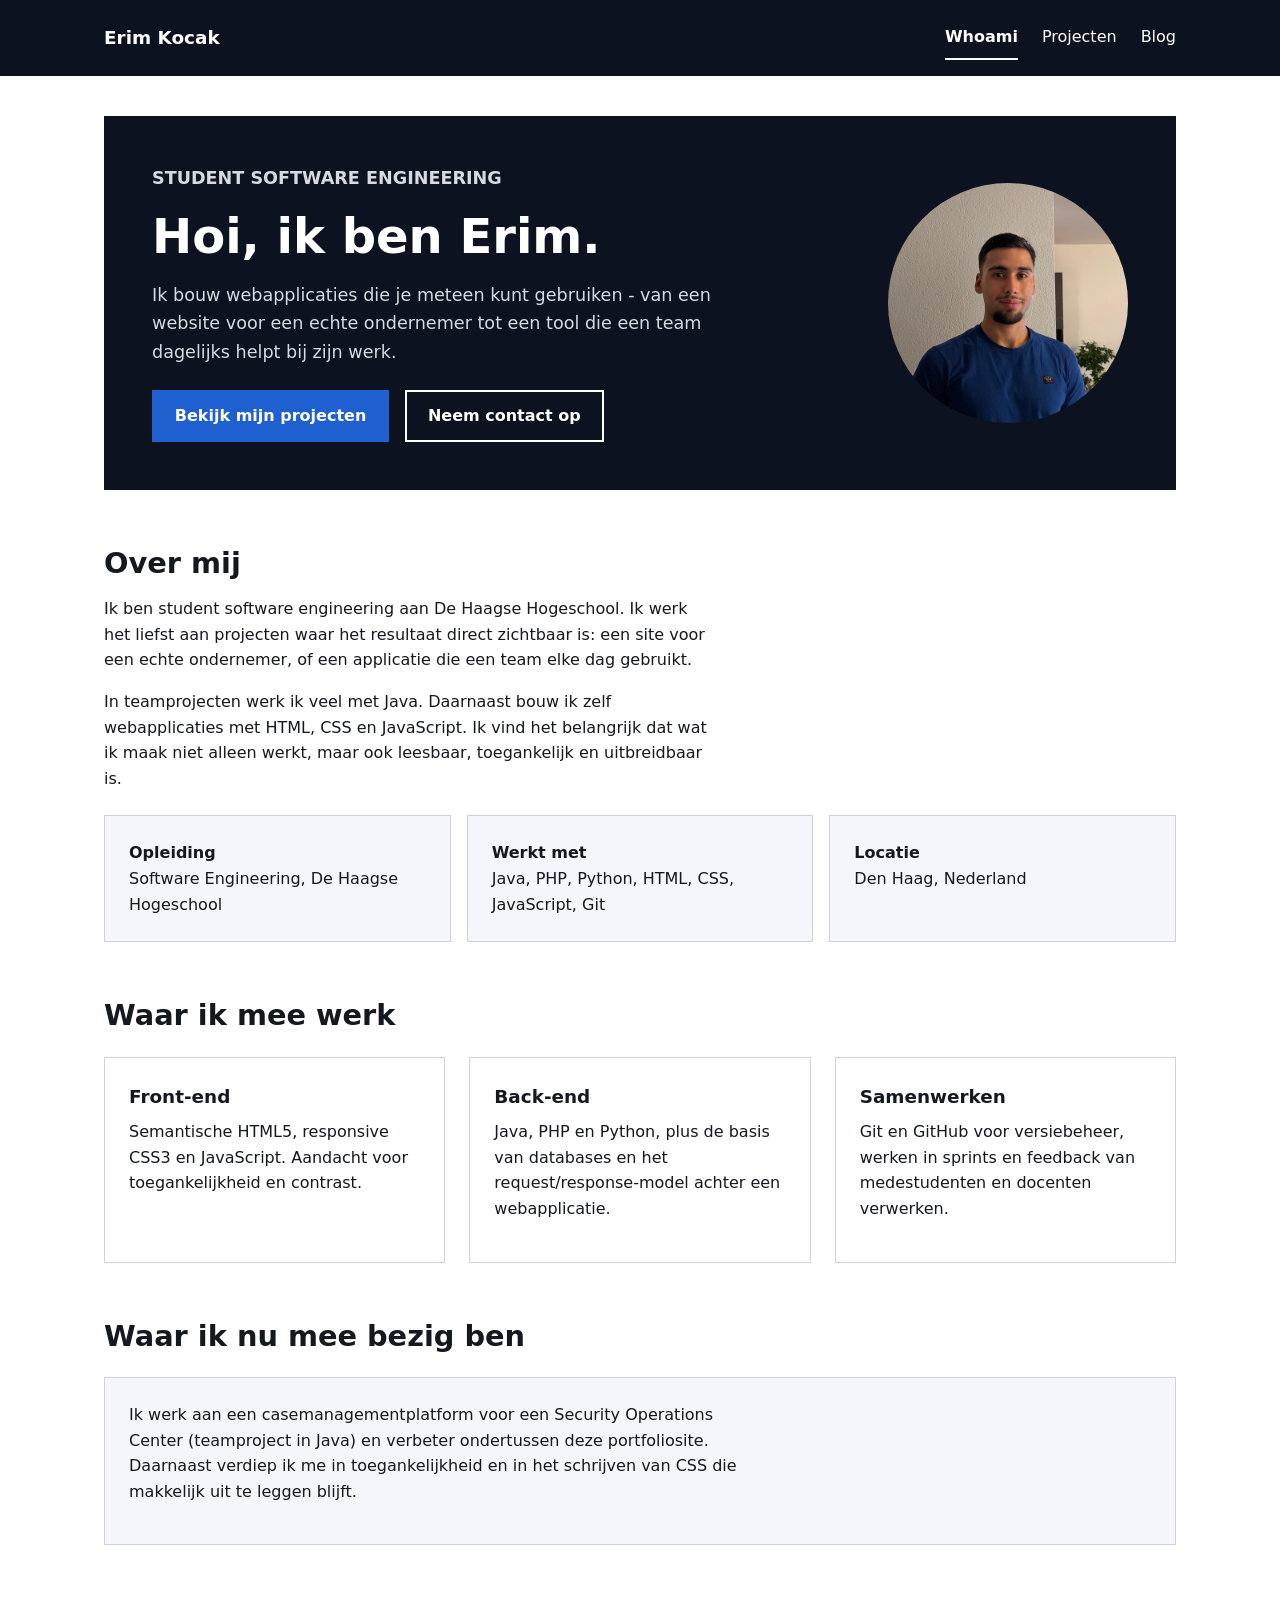
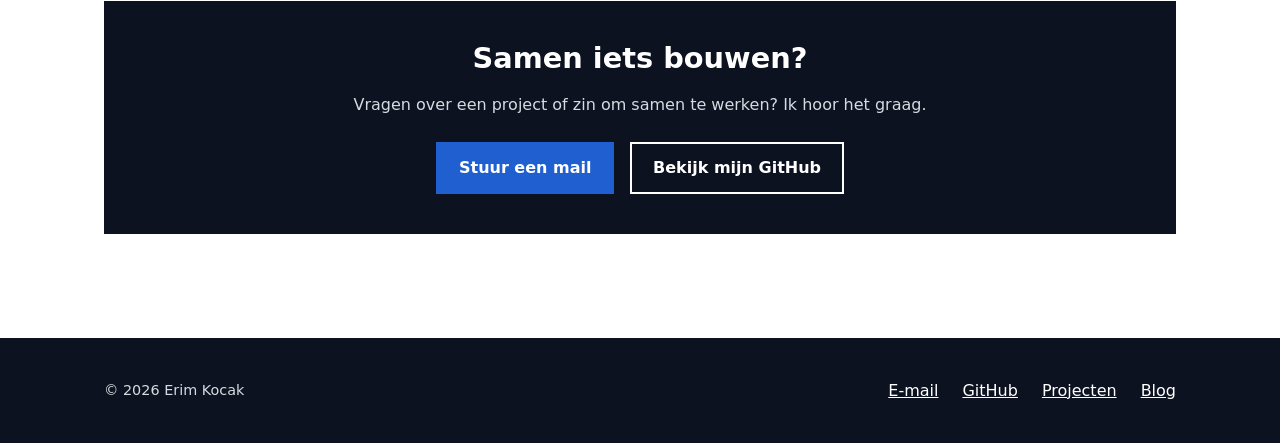
<file: index.html>
<!DOCTYPE html>
<html lang="nl">
<head>
    <meta charset="UTF-8">
    <meta name="viewport" content="width=device-width, initial-scale=1.0">
    <title>Whoami - Erim Kocak</title>
    <meta name="description" content="Portfolio van Erim Kocak, student software engineering. Wie ik ben, wat ik bouw en waar ik over schrijf.">
    <link rel="stylesheet" href="css/style.css">
</head>
<body>
    <header class="site-header">
        <div class="site-header__inner">
            <p class="site-logo"><a href="index.html">Erim Kocak</a></p>

            <nav class="site-nav" aria-label="Hoofdnavigatie">
                <ul>
                    <li><a href="index.html" aria-current="page">Whoami</a></li>
                    <li><a href="projecten/index.html">Projecten</a></li>
                    <li><a href="blog/index.html">Blog</a></li>
                </ul>
            </nav>
        </div>
    </header>

    <main>
        <section class="hero">
            <img class="hero__foto" src="images/profielfoto.jpg"
                 alt="Portretfoto van Erim Kocak" width="600" height="600">

            <div class="hero__tekst">
                <p class="hero__rol">Student software engineering</p>
                <h1>Hoi, ik ben Erim.</h1>
                <p>
                    Ik bouw webapplicaties die je meteen kunt gebruiken - van een website voor een
                    echte ondernemer tot een tool die een team dagelijks helpt bij zijn werk.
                </p>

                <div class="knoppen">
                    <a class="knop knop--primair" href="projecten/index.html">Bekijk mijn projecten</a>
                    <a class="knop knop--secundair" href="mailto:erimardakocak@gmail.com">Neem contact op</a>
                </div>
            </div>
        </section>

        <section>
            <h2>Over mij</h2>
            <p>
                Ik ben student software engineering aan De Haagse Hogeschool. Ik werk het liefst
                aan projecten waar het resultaat direct zichtbaar is: een site voor een echte
                ondernemer, of een applicatie die een team elke dag gebruikt.
            </p>
            <p>
                In teamprojecten werk ik veel met Java. Daarnaast bouw ik zelf webapplicaties met
                HTML, CSS en JavaScript. Ik vind het belangrijk dat wat ik maak niet alleen werkt,
                maar ook leesbaar, toegankelijk en uitbreidbaar is.
            </p>

            <ul class="feiten">
                <li><strong>Opleiding</strong><br>Software Engineering, De Haagse Hogeschool</li>
                <li><strong>Werkt met</strong><br>Java, PHP, Python, HTML, CSS, JavaScript, Git</li>
                <li><strong>Locatie</strong><br>Den Haag, Nederland</li>
            </ul>
        </section>

        <section>
            <h2>Waar ik mee werk</h2>

            <ul class="kaarten">
                <li class="kaart">
                    <h3>Front-end</h3>
                    <p>Semantische HTML5, responsive CSS3 en JavaScript. Aandacht voor toegankelijkheid en contrast.</p>
                </li>
                <li class="kaart">
                    <h3>Back-end</h3>
                    <p>Java, PHP en Python, plus de basis van databases en het request/response-model achter een webapplicatie.</p>
                </li>
                <li class="kaart">
                    <h3>Samenwerken</h3>
                    <p>Git en GitHub voor versiebeheer, werken in sprints en feedback van medestudenten en docenten verwerken.</p>
                </li>
            </ul>
        </section>

        <section>
            <h2>Waar ik nu mee bezig ben</h2>
            <div class="nu">
                <p>
                    Ik werk aan een casemanagementplatform voor een Security Operations Center
                    (teamproject in Java) en verbeter ondertussen deze portfoliosite. Daarnaast
                    verdiep ik me in toegankelijkheid en in het schrijven van CSS die makkelijk
                    uit te leggen blijft.
                </p>
            </div>
        </section>

        <section class="cta">
            <h2>Samen iets bouwen?</h2>
            <p>Vragen over een project of zin om samen te werken? Ik hoor het graag.</p>
            <div class="knoppen">
                <a class="knop knop--primair" href="mailto:erimardakocak@gmail.com">Stuur een mail</a>
                <a class="knop knop--secundair" href="https://github.com/erimprojects">Bekijk mijn GitHub</a>
            </div>
        </section>
    </main>

    <footer class="site-footer">
        <div class="site-footer__inner">
            <p>&copy; 2026 Erim Kocak</p>
            <nav class="site-footer__links" aria-label="Footer">
                <a href="mailto:erimardakocak@gmail.com">E-mail</a>
                <a href="https://github.com/erimprojects">GitHub</a>
                <a href="projecten/index.html">Projecten</a>
                <a href="blog/index.html">Blog</a>
            </nav>
        </div>
    </footer>
</body>
</html>
</file>
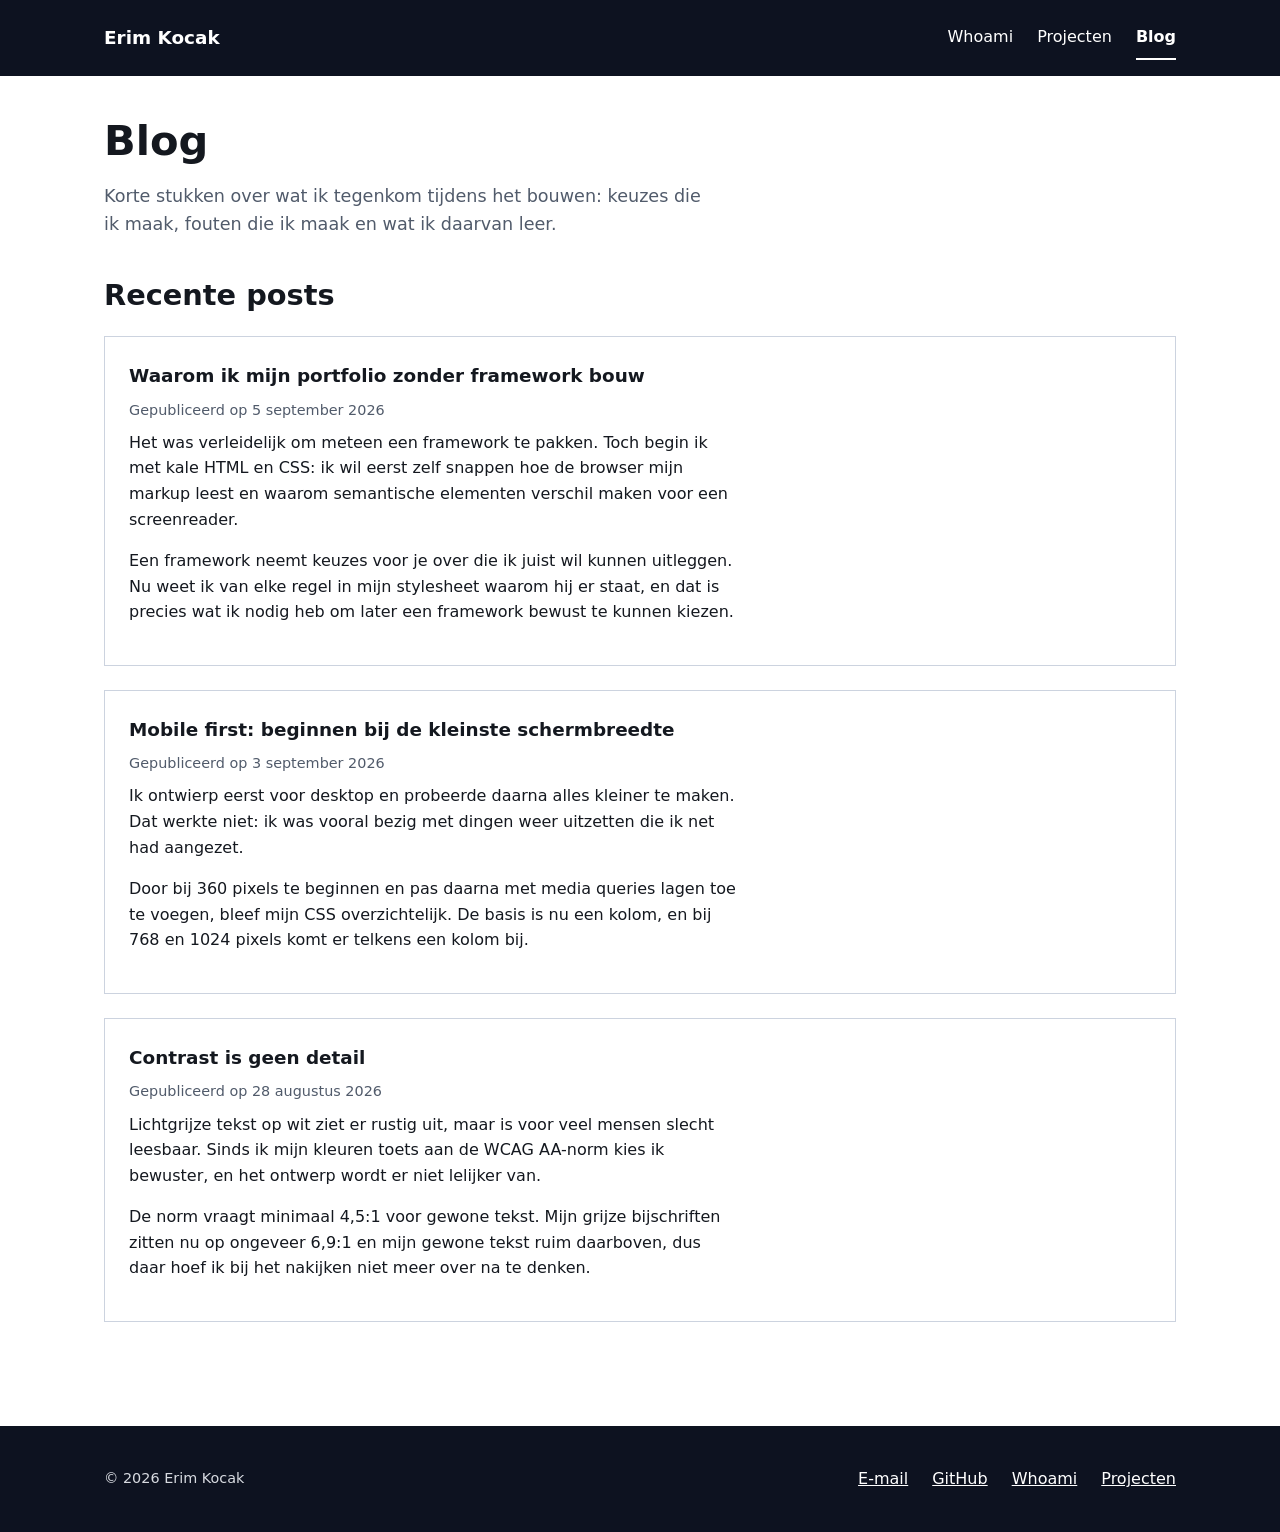
<file: blog/index.html>
<!DOCTYPE html>
<html lang="nl">
<head>
    <meta charset="UTF-8">
    <meta name="viewport" content="width=device-width, initial-scale=1.0">
    <title>Blog - Erim Kocak</title>
    <meta name="description" content="Blog van Erim Kocak over webontwikkeling, toegankelijkheid en wat ik leer tijdens mijn opleiding.">
    <link rel="stylesheet" href="../css/style.css">
</head>
<body>
    <header class="site-header">
        <div class="site-header__inner">
            <p class="site-logo"><a href="../index.html">Erim Kocak</a></p>

            <nav class="site-nav" aria-label="Hoofdnavigatie">
                <ul>
                    <li><a href="../index.html">Whoami</a></li>
                    <li><a href="../projecten/index.html">Projecten</a></li>
                    <li><a href="index.html" aria-current="page">Blog</a></li>
                </ul>
            </nav>
        </div>
    </header>

    <main>
        <h1>Blog</h1>
        <p class="pagina-intro">
            Korte stukken over wat ik tegenkom tijdens het bouwen: keuzes die ik maak, fouten die ik
            maak en wat ik daarvan leer.
        </p>

        <section>
            <h2>Recente posts</h2>

            <ul class="posts">
                <li>
                    <article class="post">
                        <h3>Waarom ik mijn portfolio zonder framework bouw</h3>
                        <p class="post__meta">
                            Gepubliceerd op <time datetime="2026-09-05">5 september 2026</time>
                        </p>
                        <p>
                            Het was verleidelijk om meteen een framework te pakken. Toch begin ik met kale
                            HTML en CSS: ik wil eerst zelf snappen hoe de browser mijn markup leest en
                            waarom semantische elementen verschil maken voor een screenreader.
                        </p>
                        <p>
                            Een framework neemt keuzes voor je over die ik juist wil kunnen uitleggen. Nu
                            weet ik van elke regel in mijn stylesheet waarom hij er staat, en dat is precies
                            wat ik nodig heb om later een framework bewust te kunnen kiezen.
                        </p>
                    </article>
                </li>

                <li>
                    <article class="post">
                        <h3>Mobile first: beginnen bij de kleinste schermbreedte</h3>
                        <p class="post__meta">
                            Gepubliceerd op <time datetime="2026-09-03">3 september 2026</time>
                        </p>
                        <p>
                            Ik ontwierp eerst voor desktop en probeerde daarna alles kleiner te maken. Dat
                            werkte niet: ik was vooral bezig met dingen weer uitzetten die ik net had aangezet.
                        </p>
                        <p>
                            Door bij 360 pixels te beginnen en pas daarna met media queries lagen toe te
                            voegen, bleef mijn CSS overzichtelijk. De basis is nu een kolom, en bij 768 en
                            1024 pixels komt er telkens een kolom bij.
                        </p>
                    </article>
                </li>

                <li>
                    <article class="post">
                        <h3>Contrast is geen detail</h3>
                        <p class="post__meta">
                            Gepubliceerd op <time datetime="2026-08-28">28 augustus 2026</time>
                        </p>
                        <p>
                            Lichtgrijze tekst op wit ziet er rustig uit, maar is voor veel mensen slecht
                            leesbaar. Sinds ik mijn kleuren toets aan de WCAG AA-norm kies ik bewuster, en
                            het ontwerp wordt er niet lelijker van.
                        </p>
                        <p>
                            De norm vraagt minimaal 4,5:1 voor gewone tekst. Mijn grijze bijschriften zitten
                            nu op ongeveer 6,9:1 en mijn gewone tekst ruim daarboven, dus daar hoef ik bij
                            het nakijken niet meer over na te denken.
                        </p>
                    </article>
                </li>
            </ul>
        </section>
    </main>

    <footer class="site-footer">
        <div class="site-footer__inner">
            <p>&copy; 2026 Erim Kocak</p>
            <nav class="site-footer__links" aria-label="Footer">
                <a href="mailto:erimardakocak@gmail.com">E-mail</a>
                <a href="https://github.com/erimprojects">GitHub</a>
                <a href="../index.html">Whoami</a>
                <a href="../projecten/index.html">Projecten</a>
            </nav>
        </div>
    </footer>
</body>
</html>
</file>
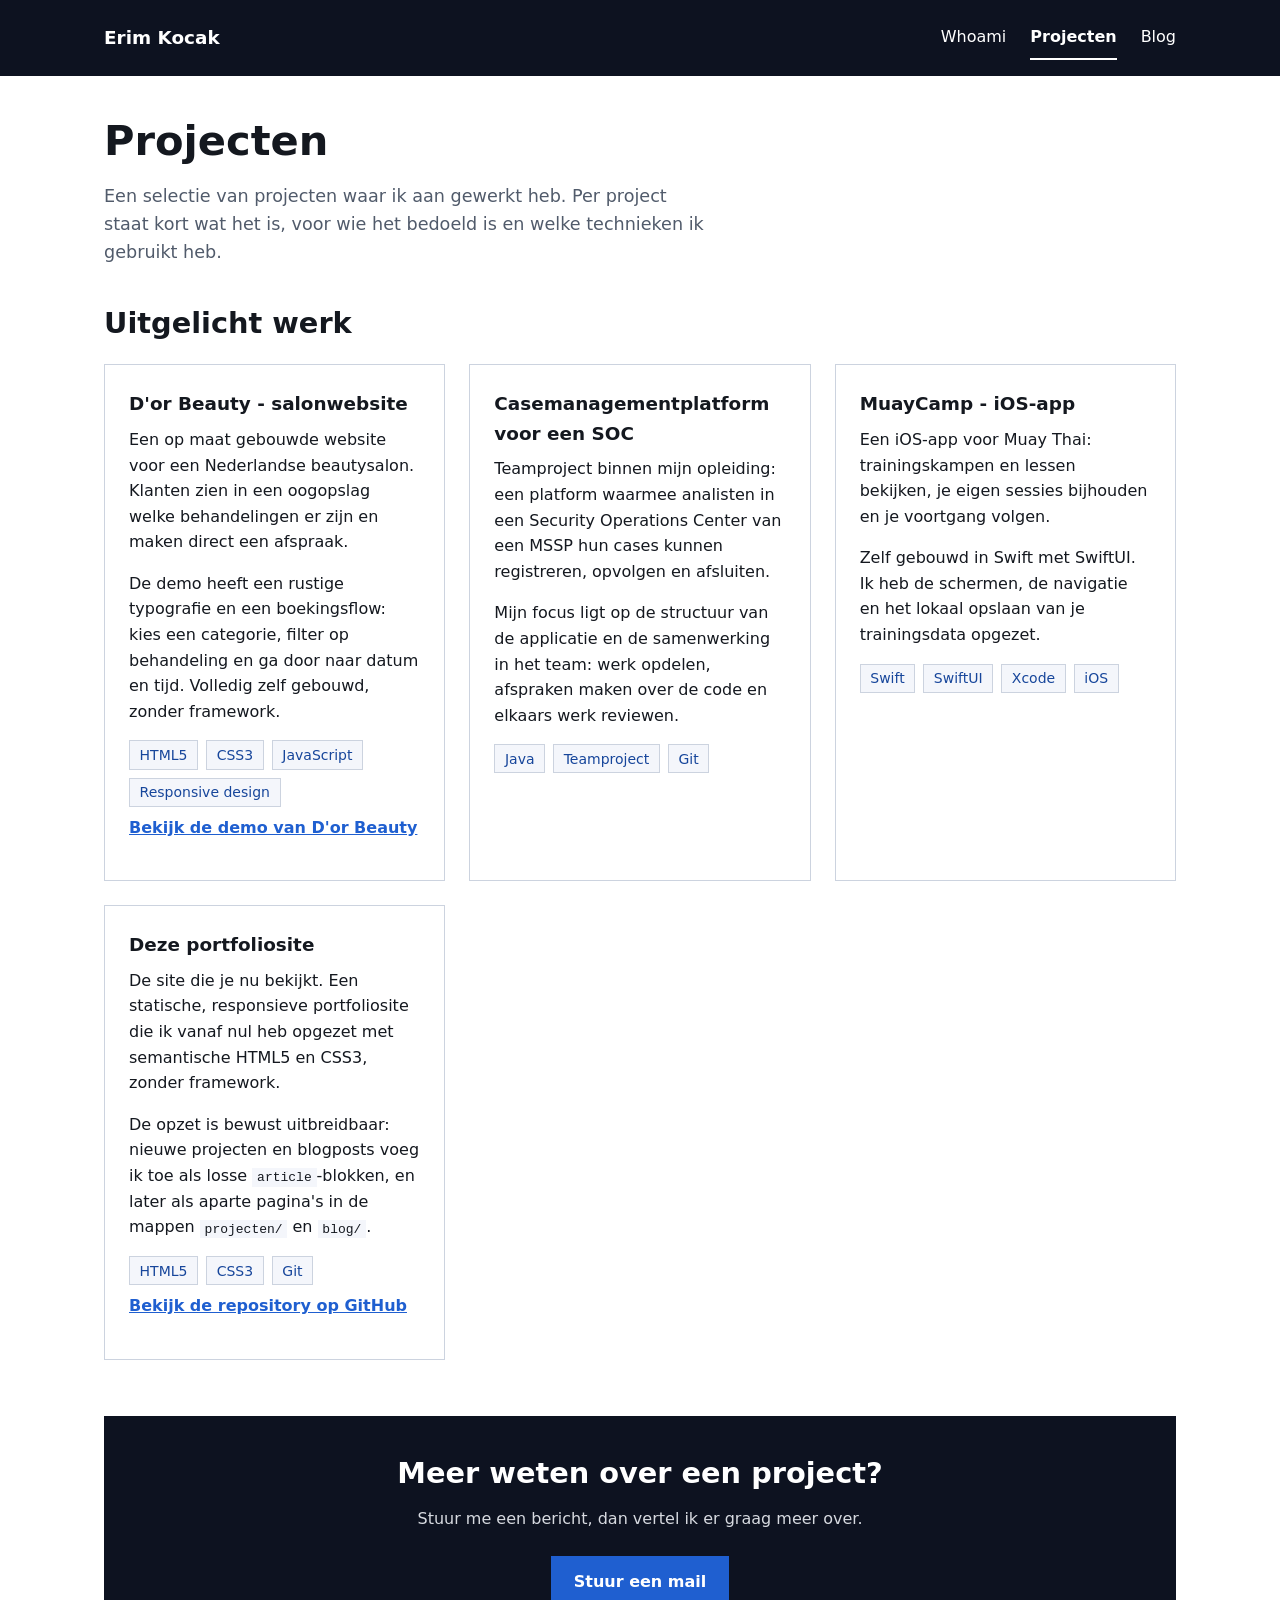
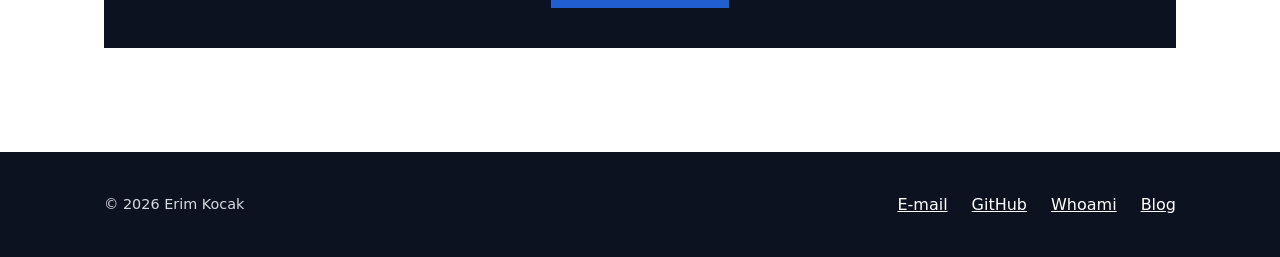
<file: projecten/index.html>
<!DOCTYPE html>
<html lang="nl">
<head>
    <meta charset="UTF-8">
    <meta name="viewport" content="width=device-width, initial-scale=1.0">
    <title>Projecten - Erim Kocak</title>
    <meta name="description" content="Overzicht van projecten van Erim Kocak: een salonwebsite, een SOC-casemanagementplatform, de MuayCamp iOS-app en deze portfoliosite.">
    <link rel="stylesheet" href="../css/style.css">
</head>
<body>
    <header class="site-header">
        <div class="site-header__inner">
            <p class="site-logo"><a href="../index.html">Erim Kocak</a></p>

            <nav class="site-nav" aria-label="Hoofdnavigatie">
                <ul>
                    <li><a href="../index.html">Whoami</a></li>
                    <li><a href="index.html" aria-current="page">Projecten</a></li>
                    <li><a href="../blog/index.html">Blog</a></li>
                </ul>
            </nav>
        </div>
    </header>

    <main>
        <h1>Projecten</h1>
        <p class="pagina-intro">
            Een selectie van projecten waar ik aan gewerkt heb. Per project staat kort wat het is,
            voor wie het bedoeld is en welke technieken ik gebruikt heb.
        </p>

        <section>
            <h2>Uitgelicht werk</h2>

            <ul class="kaarten">
                <li>
                    <article class="kaart">
                        <h3>D'or Beauty - salonwebsite</h3>
                        <p>
                            Een op maat gebouwde website voor een Nederlandse beautysalon. Klanten zien in
                            een oogopslag welke behandelingen er zijn en maken direct een afspraak.
                        </p>
                        <p>
                            De demo heeft een rustige typografie en een boekingsflow: kies een categorie,
                            filter op behandeling en ga door naar datum en tijd. Volledig zelf gebouwd,
                            zonder framework.
                        </p>
                        <ul class="technieken">
                            <li>HTML5</li>
                            <li>CSS3</li>
                            <li>JavaScript</li>
                            <li>Responsive design</li>
                        </ul>
                        <p><a class="kaart__link" href="dor-beauty.html">Bekijk de demo van D'or Beauty</a></p>
                    </article>
                </li>

                <li>
                    <article class="kaart">
                        <h3>Casemanagementplatform voor een SOC</h3>
                        <p>
                            Teamproject binnen mijn opleiding: een platform waarmee analisten in een
                            Security Operations Center van een MSSP hun cases kunnen registreren, opvolgen
                            en afsluiten.
                        </p>
                        <p>
                            Mijn focus ligt op de structuur van de applicatie en de samenwerking in het team:
                            werk opdelen, afspraken maken over de code en elkaars werk reviewen.
                        </p>
                        <ul class="technieken">
                            <li>Java</li>
                            <li>Teamproject</li>
                            <li>Git</li>
                        </ul>
                    </article>
                </li>

                <li>
                    <article class="kaart">
                        <h3>MuayCamp - iOS-app</h3>
                        <p>
                            Een iOS-app voor Muay Thai: trainingskampen en lessen bekijken, je eigen
                            sessies bijhouden en je voortgang volgen.
                        </p>
                        <p>
                            Zelf gebouwd in Swift met SwiftUI. Ik heb de schermen, de navigatie en het
                            lokaal opslaan van je trainingsdata opgezet.
                        </p>
                        <ul class="technieken">
                            <li>Swift</li>
                            <li>SwiftUI</li>
                            <li>Xcode</li>
                            <li>iOS</li>
                        </ul>
                    </article>
                </li>

                <li>
                    <article class="kaart">
                        <h3>Deze portfoliosite</h3>
                        <p>
                            De site die je nu bekijkt. Een statische, responsieve portfoliosite die ik vanaf
                            nul heb opgezet met semantische HTML5 en CSS3, zonder framework.
                        </p>
                        <p>
                            De opzet is bewust uitbreidbaar: nieuwe projecten en blogposts voeg ik toe als
                            losse <code>article</code>-blokken, en later als aparte pagina's in de mappen
                            <code>projecten/</code> en <code>blog/</code>.
                        </p>
                        <ul class="technieken">
                            <li>HTML5</li>
                            <li>CSS3</li>
                            <li>Git</li>
                        </ul>
                        <p><a class="kaart__link" href="https://github.com/erimprojects/portfolio-site">Bekijk de repository op GitHub</a></p>
                    </article>
                </li>
            </ul>
        </section>

        <section class="cta">
            <h2>Meer weten over een project?</h2>
            <p>Stuur me een bericht, dan vertel ik er graag meer over.</p>
            <div class="knoppen">
                <a class="knop knop--primair" href="mailto:erimardakocak@gmail.com">Stuur een mail</a>
            </div>
        </section>
    </main>

    <footer class="site-footer">
        <div class="site-footer__inner">
            <p>&copy; 2026 Erim Kocak</p>
            <nav class="site-footer__links" aria-label="Footer">
                <a href="mailto:erimardakocak@gmail.com">E-mail</a>
                <a href="https://github.com/erimprojects">GitHub</a>
                <a href="../index.html">Whoami</a>
                <a href="../blog/index.html">Blog</a>
            </nav>
        </div>
    </footer>
</body>
</html>
</file>
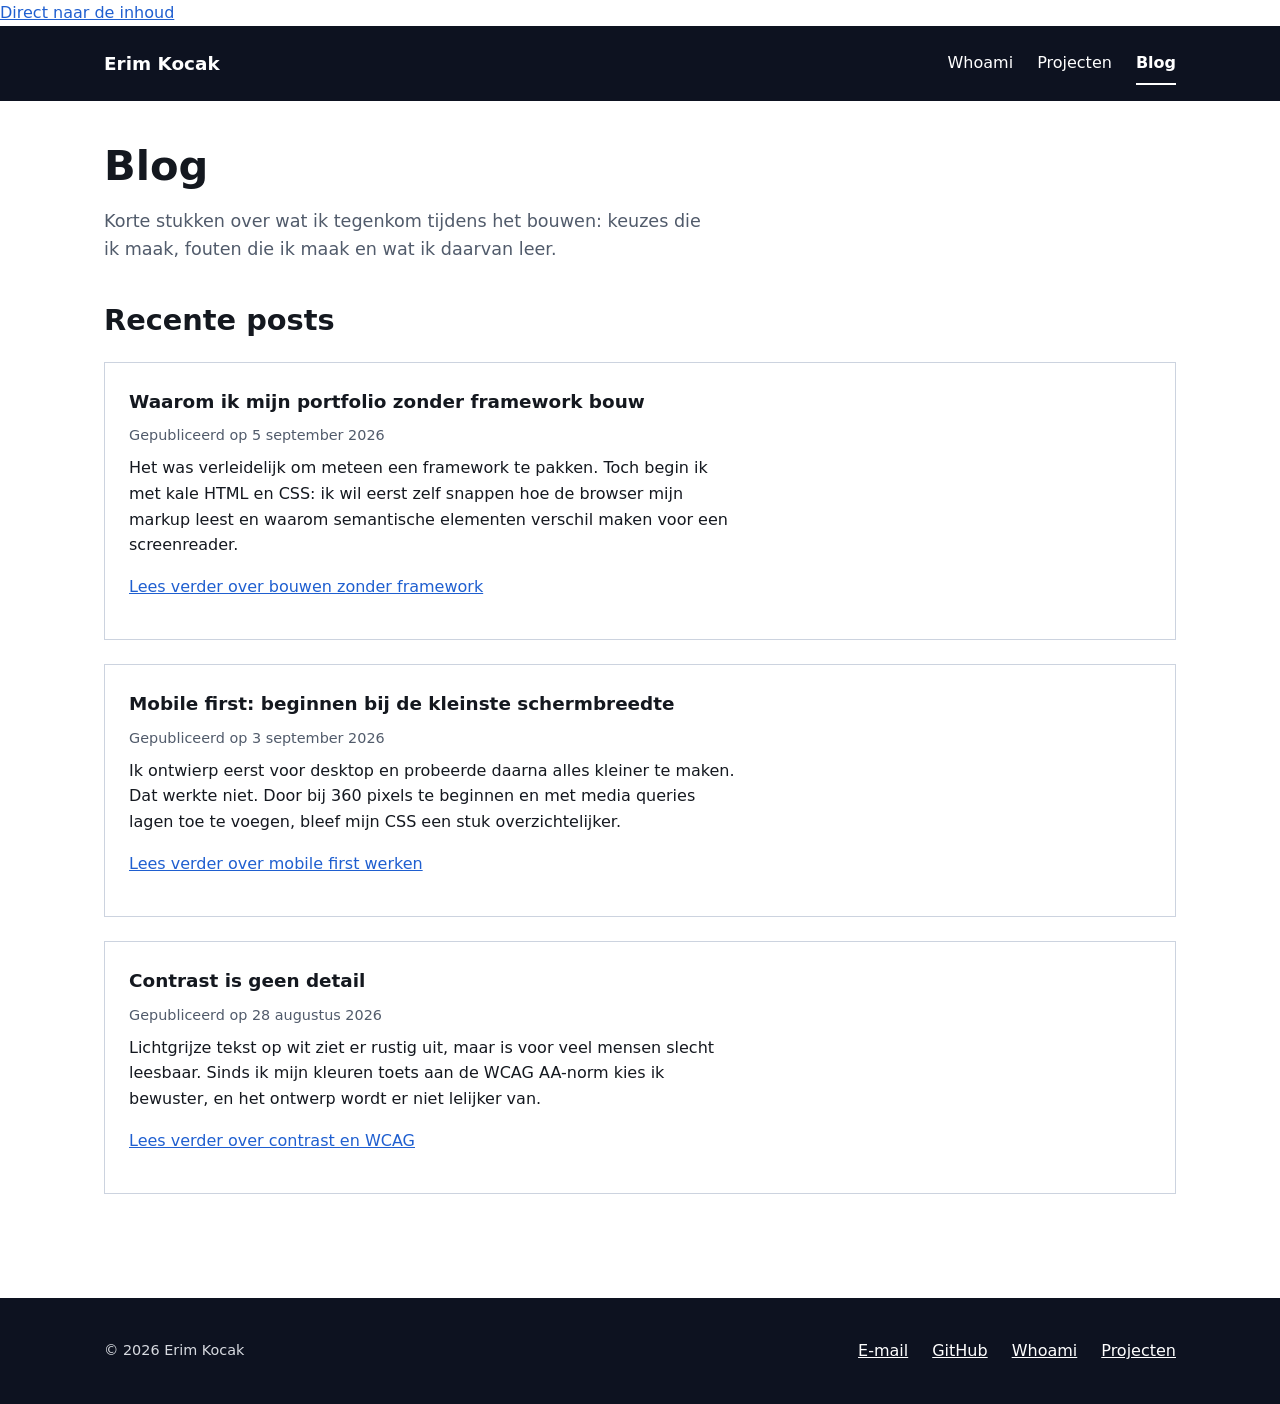
<file: blog.html>
<!DOCTYPE html>
<html lang="nl">
<head>
    <meta charset="UTF-8">
    <meta name="viewport" content="width=device-width, initial-scale=1.0">
    <title>Blog - Erim Kocak</title>
    <meta name="description" content="Blog van Erim Kocak over webontwikkeling, toegankelijkheid en wat ik leer tijdens mijn opleiding.">
    <link rel="stylesheet" href="css/style.css">
</head>
<body>
    <a class="skip-link" href="#hoofdinhoud">Direct naar de inhoud</a>

    <header class="site-header">
        <div class="site-header__inner">
            <p class="site-logo"><a href="index.html">Erim Kocak</a></p>

            <nav class="site-nav" aria-label="Hoofdnavigatie">
                <ul>
                    <li><a href="index.html">Whoami</a></li>
                    <li><a href="projecten.html">Projecten</a></li>
                    <li><a href="blog.html" aria-current="page">Blog</a></li>
                </ul>
            </nav>
        </div>
    </header>

    <main id="hoofdinhoud">
        <h1 class="kop-met-streep">Blog</h1>
        <p class="pagina-intro">
            Korte stukken over wat ik tegenkom tijdens het bouwen: keuzes die ik maak, fouten die ik
            maak en wat ik daarvan leer.
        </p>

        <section aria-labelledby="posts-titel">
            <h2 id="posts-titel" class="kop-met-streep">Recente posts</h2>

            <ul class="posts">
                <li>
                    <article class="post">
                        <h3>Waarom ik mijn portfolio zonder framework bouw</h3>
                        <p class="post__meta">
                            Gepubliceerd op <time datetime="2026-09-05">5 september 2026</time>
                        </p>
                        <p>
                            Het was verleidelijk om meteen een framework te pakken. Toch begin ik met kale
                            HTML en CSS: ik wil eerst zelf snappen hoe de browser mijn markup leest en
                            waarom semantische elementen verschil maken voor een screenreader.
                        </p>
                        <p><a class="post__link" href="#">Lees verder <span class="sr-only">over bouwen zonder framework</span></a></p>
                    </article>
                </li>

                <li>
                    <article class="post">
                        <h3>Mobile first: beginnen bij de kleinste schermbreedte</h3>
                        <p class="post__meta">
                            Gepubliceerd op <time datetime="2026-09-03">3 september 2026</time>
                        </p>
                        <p>
                            Ik ontwierp eerst voor desktop en probeerde daarna alles kleiner te maken. Dat
                            werkte niet. Door bij 360 pixels te beginnen en met media queries lagen toe te
                            voegen, bleef mijn CSS een stuk overzichtelijker.
                        </p>
                        <p><a class="post__link" href="#">Lees verder <span class="sr-only">over mobile first werken</span></a></p>
                    </article>
                </li>

                <li>
                    <article class="post">
                        <h3>Contrast is geen detail</h3>
                        <p class="post__meta">
                            Gepubliceerd op <time datetime="2026-08-28">28 augustus 2026</time>
                        </p>
                        <p>
                            Lichtgrijze tekst op wit ziet er rustig uit, maar is voor veel mensen slecht
                            leesbaar. Sinds ik mijn kleuren toets aan de WCAG AA-norm kies ik bewuster, en
                            het ontwerp wordt er niet lelijker van.
                        </p>
                        <p><a class="post__link" href="#">Lees verder <span class="sr-only">over contrast en WCAG</span></a></p>
                    </article>
                </li>
            </ul>
        </section>
    </main>

    <footer class="site-footer">
        <div class="site-footer__inner">
            <p>&copy; 2026 Erim Kocak</p>
            <nav class="site-footer__links" aria-label="Footer">
                <a href="mailto:erimardakocak@gmail.com">E-mail</a>
                <a href="https://github.com/erimk240">GitHub</a>
                <a href="index.html">Whoami</a>
                <a href="projecten.html">Projecten</a>
            </nav>
        </div>
    </footer>
</body>
</html>
</file>
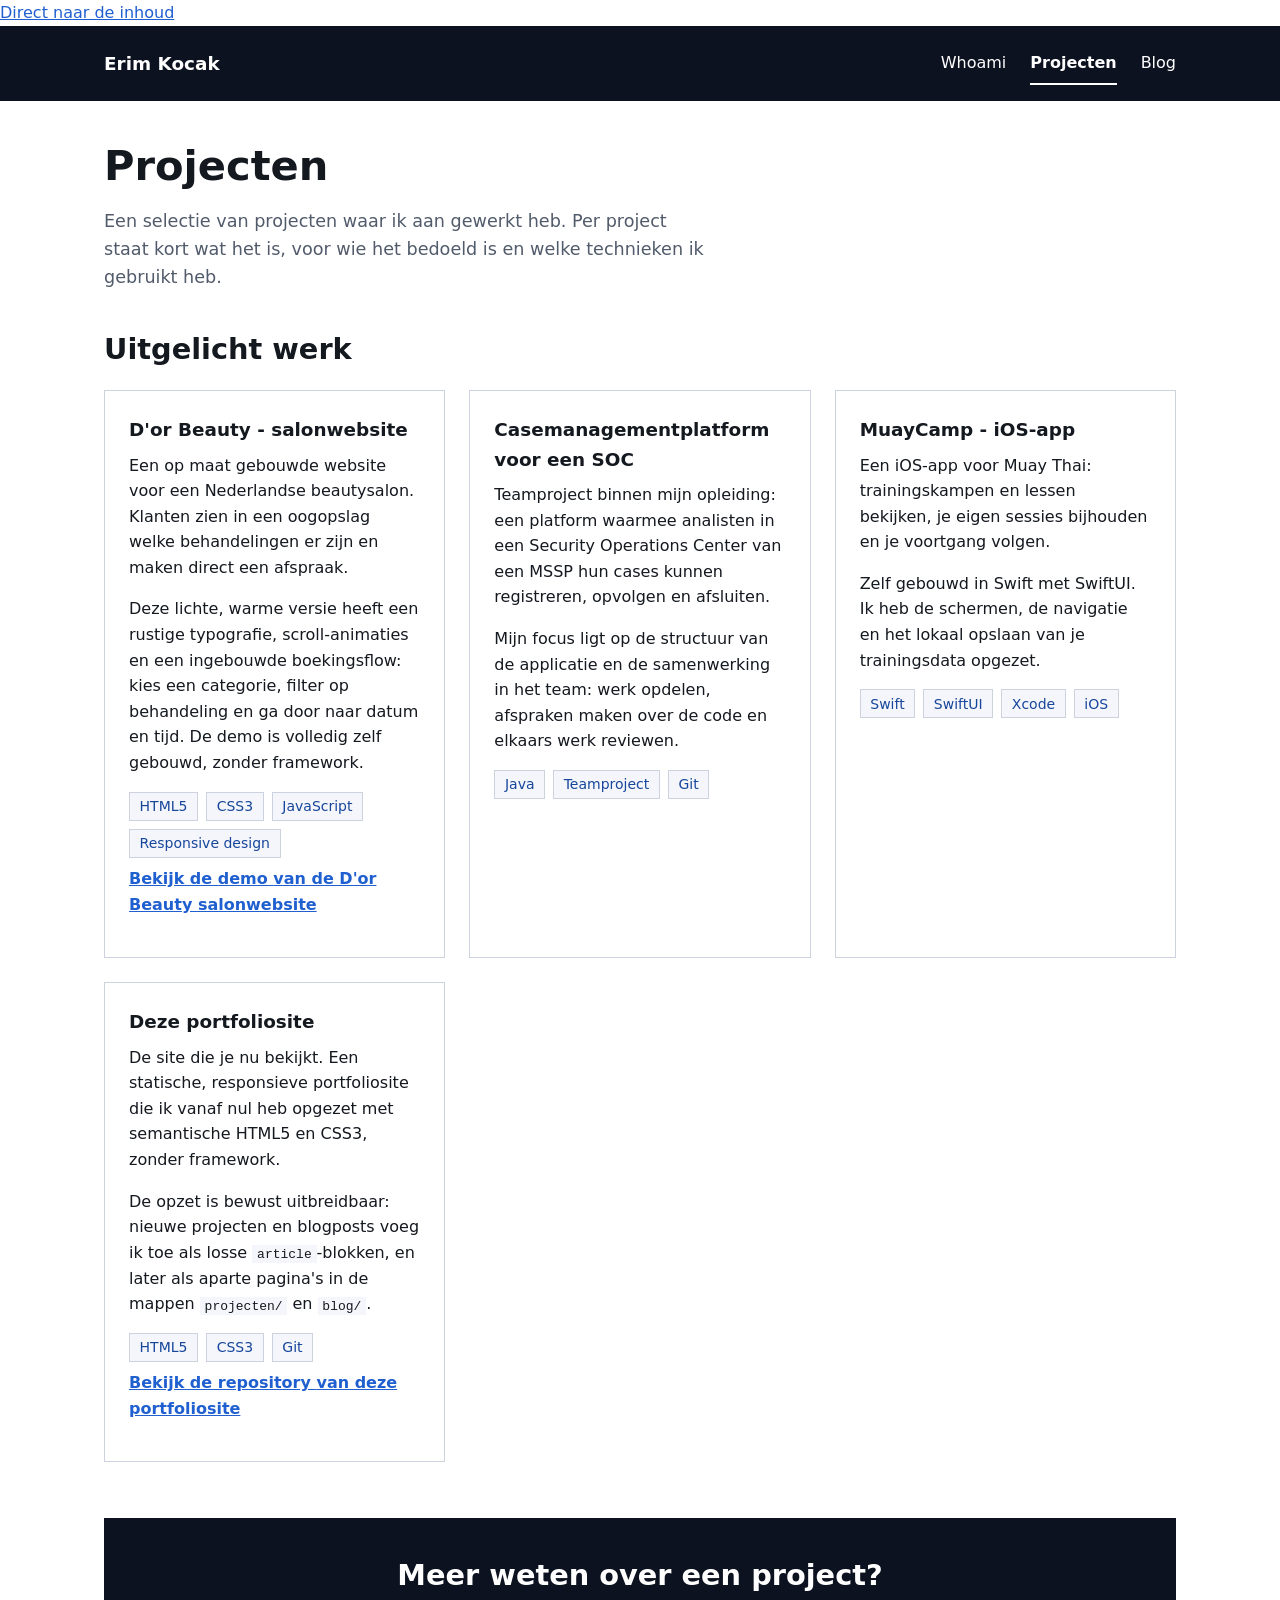
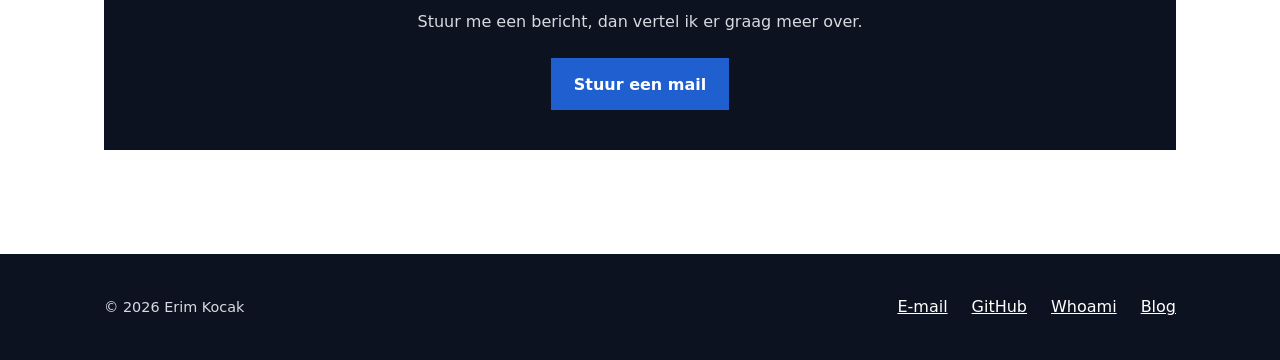
<file: projecten.html>
<!DOCTYPE html>
<html lang="nl">
<head>
    <meta charset="UTF-8">
    <meta name="viewport" content="width=device-width, initial-scale=1.0">
    <title>Projecten - Erim Kocak</title>
    <meta name="description" content="Overzicht van projecten van Erim Kocak: een salonwebsite, een SOC-casemanagementplatform, de MuayCamp iOS-app en deze portfoliosite.">
    <link rel="stylesheet" href="css/style.css">
</head>
<body>
    <a class="skip-link" href="#hoofdinhoud">Direct naar de inhoud</a>

    <header class="site-header">
        <div class="site-header__inner">
            <p class="site-logo"><a href="index.html">Erim Kocak</a></p>

            <nav class="site-nav" aria-label="Hoofdnavigatie">
                <ul>
                    <li><a href="index.html">Whoami</a></li>
                    <li><a href="projecten.html" aria-current="page">Projecten</a></li>
                    <li><a href="blog.html">Blog</a></li>
                </ul>
            </nav>
        </div>
    </header>

    <main id="hoofdinhoud">
        <h1 class="kop-met-streep">Projecten</h1>
        <p class="pagina-intro">
            Een selectie van projecten waar ik aan gewerkt heb. Per project staat kort wat het is,
            voor wie het bedoeld is en welke technieken ik gebruikt heb.
        </p>

        <section aria-labelledby="projecten-titel">
            <h2 id="projecten-titel" class="kop-met-streep">Uitgelicht werk</h2>

            <ul class="kaarten">
                <li>
                    <article class="kaart">
                        <h3>D'or Beauty - salonwebsite</h3>
                        <p>
                            Een op maat gebouwde website voor een Nederlandse beautysalon. Klanten zien in
                            een oogopslag welke behandelingen er zijn en maken direct een afspraak.
                        </p>
                        <p>
                            Deze lichte, warme versie heeft een rustige typografie, scroll-animaties en een
                            ingebouwde boekingsflow: kies een categorie, filter op behandeling en ga door
                            naar datum en tijd. De demo is volledig zelf gebouwd, zonder framework.
                        </p>
                        <ul class="technieken">
                            <li>HTML5</li>
                            <li>CSS3</li>
                            <li>JavaScript</li>
                            <li>Responsive design</li>
                        </ul>
                        <p><a class="kaart__link" href="projecten/dor-beauty.html">Bekijk de demo <span class="sr-only">van de D'or Beauty salonwebsite</span></a></p>
                    </article>
                </li>

                <li>
                    <article class="kaart">
                        <h3>Casemanagementplatform voor een SOC</h3>
                        <p>
                            Teamproject binnen mijn opleiding: een platform waarmee analisten in een
                            Security Operations Center van een MSSP hun cases kunnen registreren, opvolgen
                            en afsluiten.
                        </p>
                        <p>
                            Mijn focus ligt op de structuur van de applicatie en de samenwerking in het team:
                            werk opdelen, afspraken maken over de code en elkaars werk reviewen.
                        </p>
                        <ul class="technieken">
                            <li>Java</li>
                            <li>Teamproject</li>
                            <li>Git</li>
                        </ul>
                    </article>
                </li>

                <li>
                    <article class="kaart">
                        <h3>MuayCamp - iOS-app</h3>
                        <p>
                            Een iOS-app voor Muay Thai: trainingskampen en lessen bekijken, je eigen
                            sessies bijhouden en je voortgang volgen.
                        </p>
                        <p>
                            Zelf gebouwd in Swift met SwiftUI. Ik heb de schermen, de navigatie en het
                            lokaal opslaan van je trainingsdata opgezet.
                        </p>
                        <ul class="technieken">
                            <li>Swift</li>
                            <li>SwiftUI</li>
                            <li>Xcode</li>
                            <li>iOS</li>
                        </ul>
                    </article>
                </li>

                <li>
                    <article class="kaart">
                        <h3>Deze portfoliosite</h3>
                        <p>
                            De site die je nu bekijkt. Een statische, responsieve portfoliosite die ik vanaf
                            nul heb opgezet met semantische HTML5 en CSS3, zonder framework.
                        </p>
                        <p>
                            De opzet is bewust uitbreidbaar: nieuwe projecten en blogposts voeg ik toe als
                            losse <code>article</code>-blokken, en later als aparte pagina's in de mappen
                            <code>projecten/</code> en <code>blog/</code>.
                        </p>
                        <ul class="technieken">
                            <li>HTML5</li>
                            <li>CSS3</li>
                            <li>Git</li>
                        </ul>
                        <p><a class="kaart__link" href="https://github.com/erimk240/portfolio">Bekijk de repository <span class="sr-only">van deze portfoliosite</span></a></p>
                    </article>
                </li>
            </ul>
        </section>

        <section class="cta" aria-labelledby="cta-titel">
            <h2 id="cta-titel">Meer weten over een project?</h2>
            <p>Stuur me een bericht, dan vertel ik er graag meer over.</p>
            <div class="knoppen">
                <a class="knop knop--primair" href="mailto:erimardakocak@gmail.com">Stuur een mail</a>
            </div>
        </section>
    </main>

    <footer class="site-footer">
        <div class="site-footer__inner">
            <p>&copy; 2026 Erim Kocak</p>
            <nav class="site-footer__links" aria-label="Footer">
                <a href="mailto:erimardakocak@gmail.com">E-mail</a>
                <a href="https://github.com/erimk240">GitHub</a>
                <a href="index.html">Whoami</a>
                <a href="blog.html">Blog</a>
            </nav>
        </div>
    </footer>
</body>
</html>
</file>
<file: css/style.css>
* {
    margin: 0;
    padding: 0;
    box-sizing: border-box;
}

body {
    font-family: system-ui, sans-serif;
    line-height: 1.6;
    color: #14181f;
    background-color: #fff;
}

img {
    display: block;
    max-width: 100%;   /* afbeelding wordt nooit breder dan zijn ruimte */
}

h1 {
    font-size: 2.1rem;
    line-height: 1.2;
    margin-bottom: 1rem;
}

h2 {
    font-size: 1.5rem;
    line-height: 1.2;
    margin-bottom: 1rem;
}

h3 {
    font-size: 1.15rem;
    margin-bottom: 0.5rem;
}

p {
    max-width: 38rem;  
    margin-bottom: 1rem;
}

a {
    color: #1f5fd0;
}

a:hover {
    color: #17469b;
}

a:focus-visible {
    outline: 3px solid #1f5fd0;
    outline-offset: 3px;
}

code {
    font-family: monospace;
    background-color: #f4f6fb;
    padding: 0.1rem 0.3rem;
}


.site-header__inner,
main,
.site-footer__inner {
    max-width: 70rem;
    margin-left: auto;
    margin-right: auto;
}

.knop {
    display: inline-block;
    padding: 0.7rem 1.3rem;
    font-weight: 600;
    text-decoration: none;
    border: 2px solid transparent;
}

.knop--primair {
    background-color: #1f5fd0;
    color: #fff;
}

.knop--primair:hover {
    background-color: #17469b;
    color: #fff;
}

.knop--secundair {
    border-color: #fff;
    color: #fff;
}

.knop--secundair:hover {
    background-color: #17469b;
    color: #fff;
}

/* rij met knoppen naast elkaar */
.knoppen {
    display: flex;
    flex-wrap: wrap;
    gap: 1rem;
    margin-top: 1.5rem;
}

/* 3. Header --------------------------------------------------------- */
.site-header {
    background-color: #0d1220;
    color: #fff;
}

.site-header__inner {
    padding: 1rem 1.5rem;
    display: flex;
    flex-direction: column;
    gap: 1rem;
}

.site-logo {
    font-size: 1.15rem;
    font-weight: 700;
    /* de standaardmarge van een <p> weghalen, anders staat het logo
       niet gelijk met het menu ernaast */
    margin-bottom: 0;
}

.site-logo a {
    color: #fff;
    text-decoration: none;
}

.site-nav ul {
    list-style: none;
    display: flex;
    flex-wrap: wrap;
    gap: 0.5rem 1.5rem;
}

.site-nav a {
    display: inline-block;
    padding: 0.5rem 0;
    color: #fff;
    text-decoration: none;
    /* doorzichtige rand, zodat de tekst niet verspringt bij hover */
    border-bottom: 2px solid transparent;
}

.site-nav a:hover {
    color: #fff;
    border-bottom-color: #fff;
}

/* markeert de pagina waar je nu bent */
.site-nav a[aria-current="page"] {
    font-weight: 700;
    border-bottom-color: #fff;
}

/* 4. Hero ----------------------------------------------------------- */
.hero {
    padding: 2.5rem 1.5rem;
    background-color: #0d1220;
    color: #fff;
    display: flex;
    flex-direction: column;
    gap: 2rem;
}

.hero p {
    color: #d7dae0;
    font-size: 1.1rem;
}

.hero h1 {
    font-size: 2.4rem;
}

/* klein label boven de titel */
.hero__rol {
    margin-bottom: 1rem;
    font-size: 0.85rem;
    font-weight: 600;
    text-transform: uppercase;
}

.hero__foto {
    width: 9rem;
    height: 9rem;
    border-radius: 50%;
    /* vult de cirkel netjes, zonder de foto uit te rekken */
    object-fit: cover;
}

/* 5. Inhoud --------------------------------------------------------- */
main {
    padding: 2.5rem 1.5rem;
}

/* ruimte tussen twee secties die op elkaar volgen */
main section + section {
    margin-top: 3.5rem;
}

.pagina-intro {
    color: #515b6b;
    font-size: 1.1rem;
    margin-bottom: 2.5rem;
}

/* kaartenraster: voor vaardigheden, projecten en blogposts */
.kaarten,
.posts {
    list-style: none;
    display: grid;
    gap: 1.5rem;
    margin-top: 1.5rem;
}

.kaart {
    height: 100%;   /* even hoog als de kaart ernaast */
    padding: 1.5rem;
    border: 1px solid #ccd3df;
}

.kaart__link {
    display: inline-block;
    margin-top: 0.5rem;
    font-weight: 600;
}

/* rijtje met gebruikte technieken */
.technieken {
    list-style: none;
    display: flex;
    flex-wrap: wrap;
    gap: 0.5rem;
    margin-top: 1rem;
}

.technieken li {
    padding: 0.15rem 0.6rem;
    font-size: 0.875rem;
    color: #17469b;
    background-color: #f4f6fb;
    border: 1px solid #ccd3df;
}

/* korte feiten op de startpagina */
.feiten {
    list-style: none;
    display: grid;
    gap: 1rem;
    margin-top: 1.5rem;
}

.feiten li {
    padding: 1.5rem;
    background-color: #f4f6fb;
    border: 1px solid #ccd3df;
}

/* blokje "waar ik nu mee bezig ben" */
.nu {
    margin-top: 1.5rem;
    padding: 1.5rem;
    background-color: #f4f6fb;
    border: 1px solid #ccd3df;
}

/* blogpost in de lijst */
.post {
    padding: 1.5rem;
    border: 1px solid #ccd3df;
}

.post__meta {
    color: #515b6b;
    font-size: 0.9rem;
    margin-bottom: 0.5rem;
}

/* oproep-blok onderaan een pagina */
.cta {
    padding: 2.5rem 1.5rem;
    text-align: center;
    background-color: #0d1220;
    color: #fff;
}

/* koppen en tekst in het cta-blok gecentreerd houden */
.cta h2,
.cta p {
    margin-left: auto;
    margin-right: auto;
}

.cta p {
    color: #d7dae0;
}

.cta .knoppen {
    justify-content: center;
}

/* 6. Footer --------------------------------------------------------- */
.site-footer {
    margin-top: 4rem;
    background-color: #0d1220;
    color: #d7dae0;
}

.site-footer__inner {
    padding: 2.5rem 1.5rem;
    display: flex;
    flex-direction: column;
    gap: 1rem;
}

.site-footer a {
    color: #fff;
}

.site-footer__links {
    display: flex;
    flex-wrap: wrap;
    gap: 1rem 1.5rem;
}

.site-footer p {
    font-size: 0.9rem;
    margin-bottom: 0;
}

/* 7. Bredere schermen ----------------------------------------------- */

/* tablet: vanaf 768px */
@media (min-width: 768px) {
    h1 {
        font-size: 2.6rem;
    }

    h2 {
        font-size: 1.8rem;
    }

    /* logo links, menu rechts */
    .site-header__inner {
        flex-direction: row;
        align-items: center;
        justify-content: space-between;
    }

    /* hero: tekst links, foto rechts (row-reverse draait de volgorde om) */
    .hero {
        flex-direction: row-reverse;
        align-items: center;
        justify-content: space-between;
        gap: 3rem;
        padding: 3rem;
    }

    .hero__foto {
        width: 13rem;
        height: 13rem;
        flex-shrink: 0;   /* foto niet laten krimpen */
    }

    .hero h1 {
        font-size: 3rem;
    }

    .kaarten {
        grid-template-columns: 1fr 1fr;
    }

    .feiten {
        grid-template-columns: 1fr 1fr 1fr;
    }

    .site-footer__inner {
        flex-direction: row;
        align-items: center;
        justify-content: space-between;
    }
}

/* desktop: vanaf 1024px */
@media (min-width: 1024px) {
    .kaarten {
        grid-template-columns: 1fr 1fr 1fr;
    }

    .hero__foto {
        width: 15rem;
        height: 15rem;
    }
}
</file>
